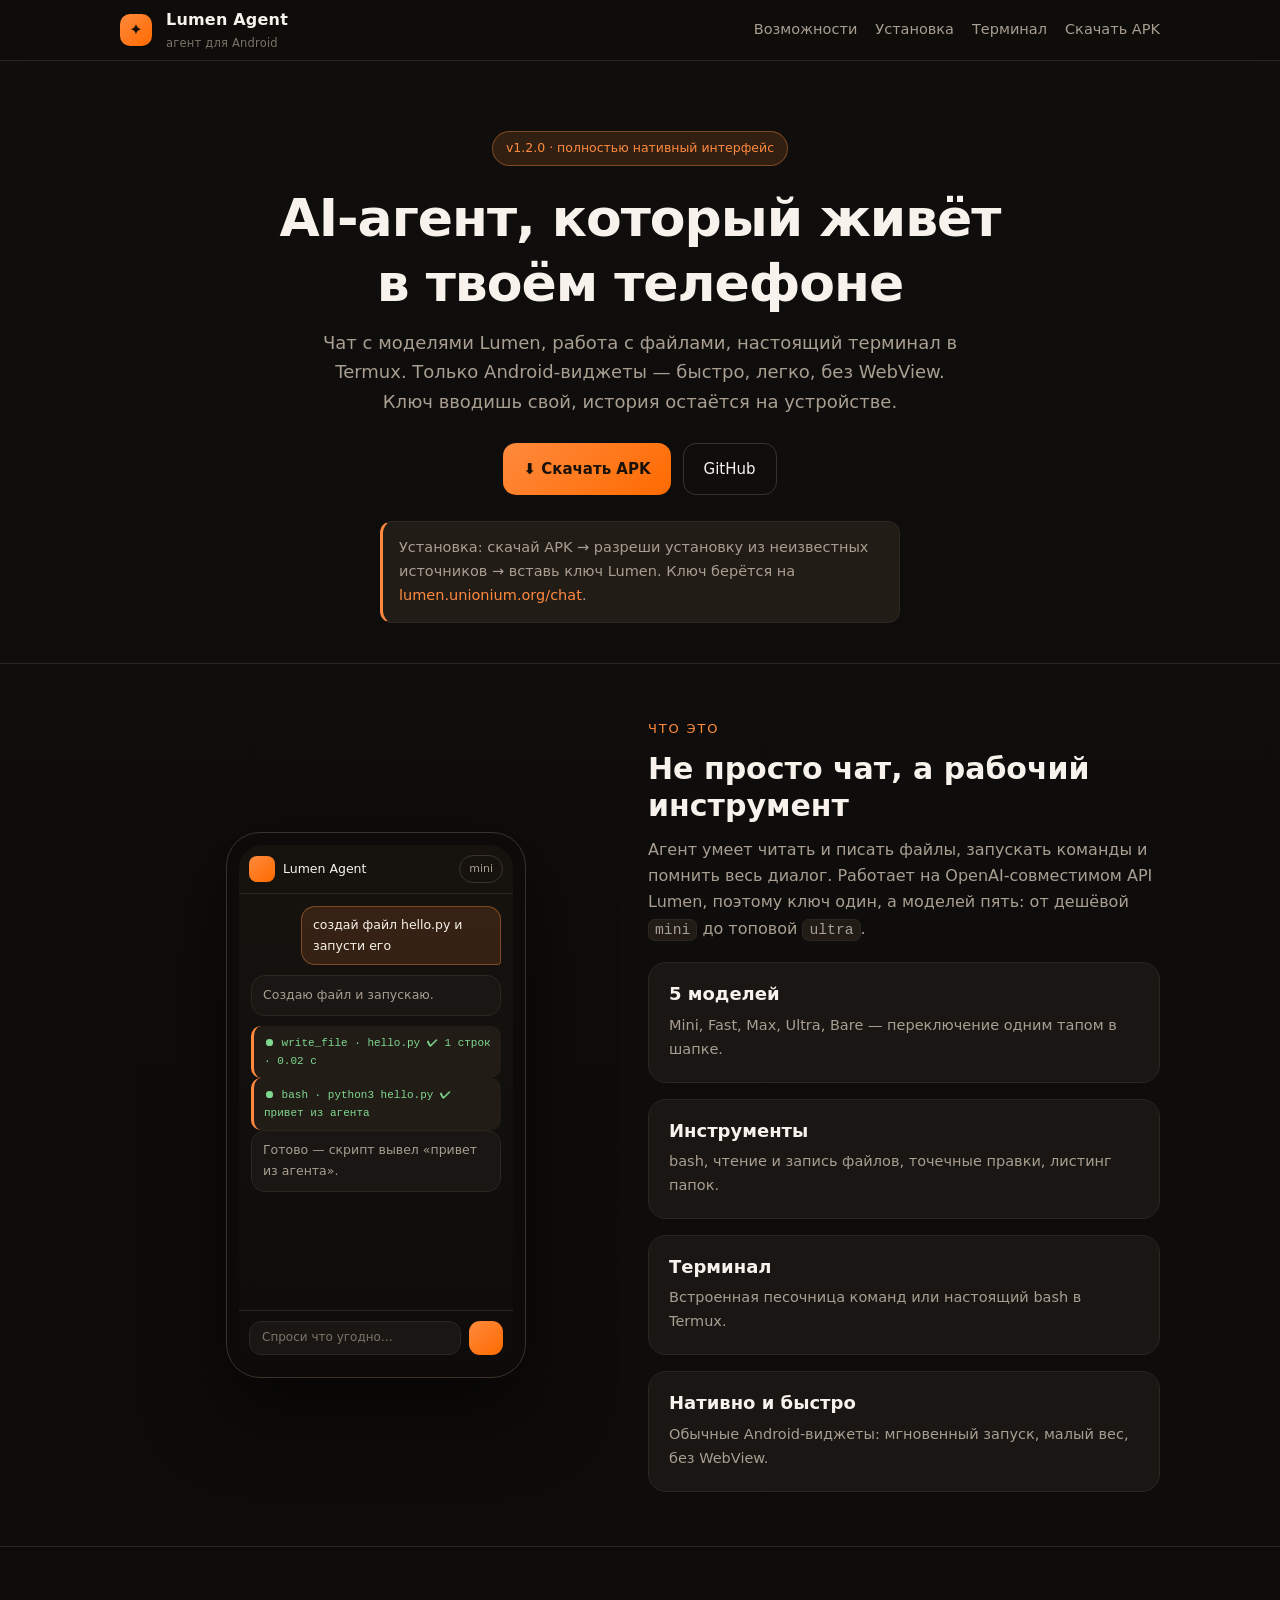
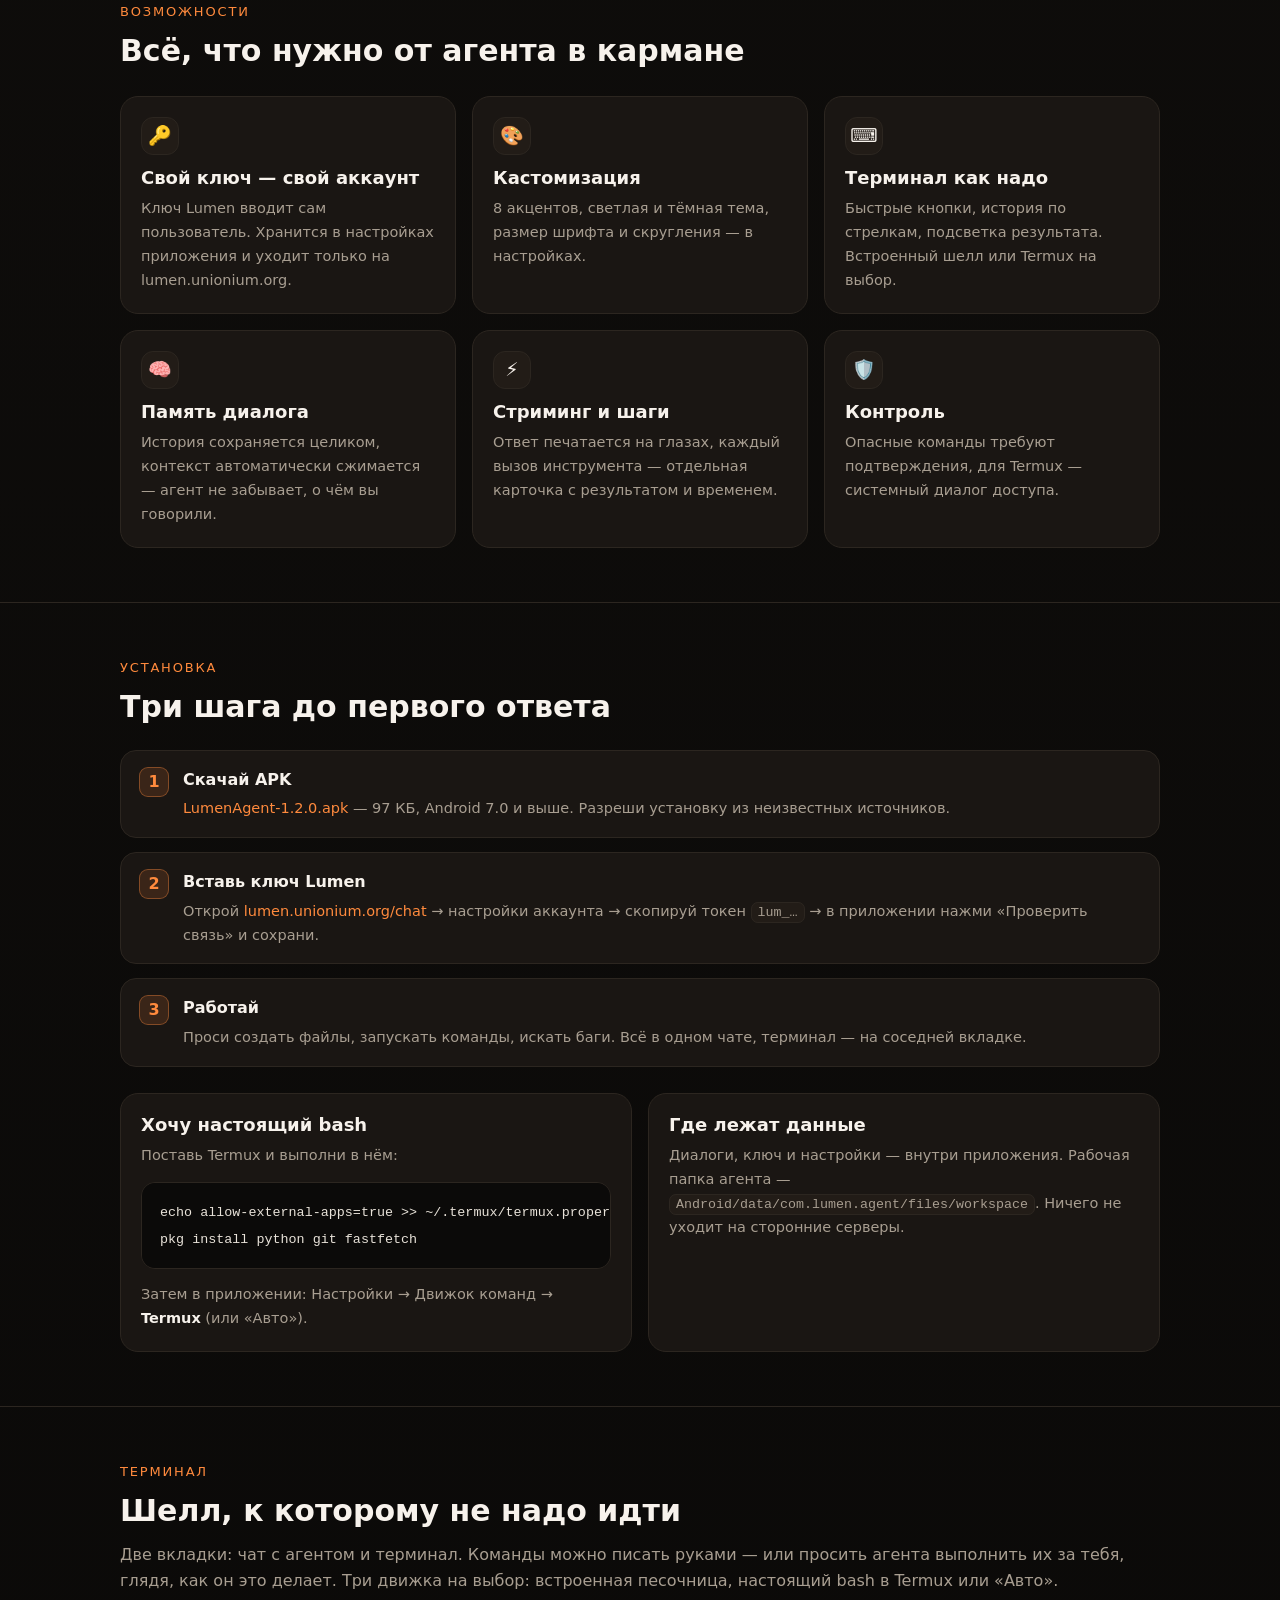
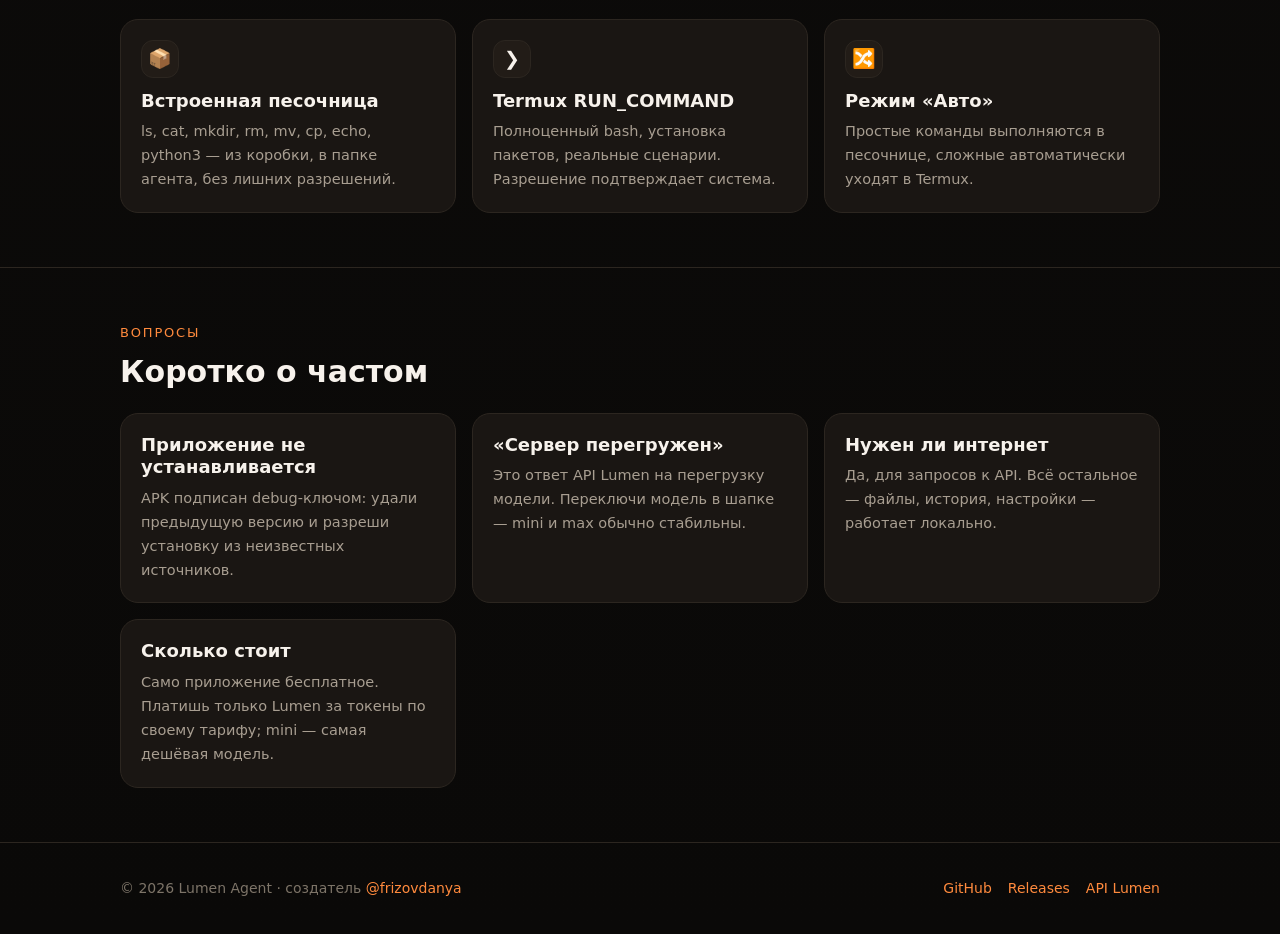
<file: docs/index.html>
<!DOCTYPE html>
<html lang="ru">
<head>
<meta charset="utf-8">
<meta name="viewport" content="width=device-width, initial-scale=1">
<title>Lumen Agent — нативный AI-агент для Android</title>
<meta name="description" content="AI-агент в кармане: чат с моделями Lumen, файлы, терминал, Termux. Полностью нативный интерфейс, бесплатный APK.">
<meta property="og:title" content="Lumen Agent — нативный AI-агент для Android">
<meta property="og:description" content="Чат с моделями Lumen, работа с файлами и настоящий терминал. Свой API-ключ, всё локально, без WebView.">
<link rel="stylesheet" href="styles.css">
</head>
<body>

<header class="site">
  <div class="wrap">
    <div class="logo">✦</div>
    <div class="bname">Lumen Agent<span>агент для Android</span></div>
    <nav class="top" id="nav">
      <a href="#features">Возможности</a>
      <a href="#install">Установка</a>
      <a href="#terminal">Терминал</a>
      <a href="https://github.com/frizovdanyash/agentlumenapi/releases">Скачать APK</a>
    </nav>
    <button class="burger" id="burger">Меню</button>
  </div>
</header>

<section class="hero">
  <div class="wrap">
    <div class="pill">v1.2.0 · полностью нативный интерфейс</div>
    <h1>AI-агент, который живёт<br>в твоём телефоне</h1>
    <p class="lead">Чат с моделями Lumen, работа с файлами, настоящий терминал в Termux.
      Только Android-виджеты — быстро, легко, без WebView. Ключ вводишь свой, история остаётся на устройстве.</p>
    <div class="cta">
      <a class="btn primary" href="https://github.com/frizovdanyash/agentlumenapi/releases/latest/download/LumenAgent-1.2.0.apk">⬇ Скачать APK</a>
      <a class="btn ghost" href="https://github.com/frizovdanyash/agentlumenapi">GitHub</a>
    </div>
    <p class="note" style="max-width:520px;margin:26px auto 0;text-align:left">
      Установка: скачай APK → разреши установку из неизвестных источников → вставь ключ Lumen.
      Ключ берётся на <a href="https://lumen.unionium.org/chat">lumen.unionium.org/chat</a>.
    </p>
  </div>
</section>

<section>
  <div class="wrap grid g2" style="align-items:center">
    <div class="phone">
      <div class="screen">
        <div class="phead"><div class="dot"></div><div style="font-size:12.5px">Lumen Agent</div><div class="chip">mini</div></div>
        <div class="pbody">
          <div class="bub">создай файл hello.py и запусти его</div>
          <div class="ans">Создаю файл и запускаю.</div>
          <div class="tool">⏺ write_file · hello.py ✔ 1 строк · 0.02 с</div>
          <div class="tool">⏺ bash · python3 hello.py ✔ привет из агента</div>
          <div class="ans">Готово — скрипт вывел «привет из агента».</div>
        </div>
        <div class="composer"><div class="inp">Спроси что угодно…</div><div class="send"></div></div>
      </div>
    </div>
    <div>
      <div class="kicker">Что это</div>
      <h2>Не просто чат, а рабочий инструмент</h2>
      <p>Агент умеет читать и писать файлы, запускать команды и помнить весь диалог. Работает на
        OpenAI-совместимом API Lumen, поэтому ключ один, а моделей пять: от дешёвой <code>mini</code> до топовой <code>ultra</code>.</p>
      <div class="grid g2" style="margin-top:20px">
        <div class="card"><h3>5 моделей</h3><p>Mini, Fast, Max, Ultra, Bare — переключение одним тапом в шапке.</p></div>
        <div class="card"><h3>Инструменты</h3><p>bash, чтение и запись файлов, точечные правки, листинг папок.</p></div>
        <div class="card"><h3>Терминал</h3><p>Встроенная песочница команд или настоящий bash в Termux.</p></div>
        <div class="card"><h3>Нативно и быстро</h3><p>Обычные Android-виджеты: мгновенный запуск, малый вес, без WebView.</p></div>
      </div>
    </div>
  </div>
</section>

<section id="features">
  <div class="wrap">
    <div class="kicker">Возможности</div>
    <h2>Всё, что нужно от агента в кармане</h2>
    <div class="grid g3" style="margin-top:26px">
      <div class="card"><div class="ico">🔑</div><h3>Свой ключ — свой аккаунт</h3>
        <p>Ключ Lumen вводит сам пользователь. Хранится в настройках приложения и уходит только на lumen.unionium.org.</p></div>
      <div class="card"><div class="ico">🎨</div><h3>Кастомизация</h3>
        <p>8 акцентов, светлая и тёмная тема, размер шрифта и скругления — в настройках.</p></div>
      <div class="card"><div class="ico">⌨️</div><h3>Терминал как надо</h3>
        <p>Быстрые кнопки, история по стрелкам, подсветка результата. Встроенный шелл или Termux на выбор.</p></div>
      <div class="card"><div class="ico">🧠</div><h3>Память диалога</h3>
        <p>История сохраняется целиком, контекст автоматически сжимается — агент не забывает, о чём вы говорили.</p></div>
      <div class="card"><div class="ico">⚡</div><h3>Стриминг и шаги</h3>
        <p>Ответ печатается на глазах, каждый вызов инструмента — отдельная карточка с результатом и временем.</p></div>
      <div class="card"><div class="ico">🛡️</div><h3>Контроль</h3>
        <p>Опасные команды требуют подтверждения, для Termux — системный диалог доступа.</p></div>
    </div>
  </div>
</section>

<section id="install">
  <div class="wrap">
    <div class="kicker">Установка</div>
    <h2>Три шага до первого ответа</h2>
    <div class="steps" style="margin-top:24px">
      <div class="step"><div class="n">1</div><div><b>Скачай APK</b>
        <p><a href="https://github.com/frizovdanyash/agentlumenapi/releases/latest/download/LumenAgent-1.2.0.apk">LumenAgent-1.2.0.apk</a> — 97 КБ, Android 7.0 и выше. Разреши установку из неизвестных источников.</p></div></div>
      <div class="step"><div class="n">2</div><div><b>Вставь ключ Lumen</b>
        <p>Открой <a href="https://lumen.unionium.org/chat">lumen.unionium.org/chat</a> → настройки аккаунта → скопируй токен <code>lum_…</code> →
          в приложении нажми «Проверить связь» и сохрани.</p></div></div>
      <div class="step"><div class="n">3</div><div><b>Работай</b>
        <p>Проси создать файлы, запускать команды, искать баги. Всё в одном чате, терминал — на соседней вкладке.</p></div></div>
    </div>
    <div class="grid g2" style="margin-top:26px">
      <div class="card"><h3>Хочу настоящий bash</h3>
        <p>Поставь Termux и выполни в нём:</p>
        <pre><code>echo allow-external-apps=true &gt;&gt; ~/.termux/termux.properties
pkg install python git fastfetch</code></pre>
        <p>Затем в приложении: Настройки → Движок команд → <strong>Termux</strong> (или «Авто»).</p></div>
      <div class="card"><h3>Где лежат данные</h3>
        <p>Диалоги, ключ и настройки — внутри приложения. Рабочая папка агента —
          <code>Android/data/com.lumen.agent/files/workspace</code>. Ничего не уходит на сторонние серверы.</p></div>
    </div>
  </div>
</section>

<section id="terminal">
  <div class="wrap">
    <div class="kicker">Терминал</div>
    <h2>Шелл, к которому не надо идти</h2>
    <p>Две вкладки: чат с агентом и терминал. Команды можно писать руками — или просить агента выполнить их за тебя,
      глядя, как он это делает. Три движка на выбор: встроенная песочница, настоящий bash в Termux или «Авто».</p>
    <div class="grid g3" style="margin-top:24px">
      <div class="card"><div class="ico">📦</div><h3>Встроенная песочница</h3>
        <p>ls, cat, mkdir, rm, mv, cp, echo, python3 — из коробки, в папке агента, без лишних разрешений.</p></div>
      <div class="card"><div class="ico">❯</div><h3>Termux RUN_COMMAND</h3>
        <p>Полноценный bash, установка пакетов, реальные сценарии. Разрешение подтверждает система.</p></div>
      <div class="card"><div class="ico">🔀</div><h3>Режим «Авто»</h3>
        <p>Простые команды выполняются в песочнице, сложные автоматически уходят в Termux.</p></div>
    </div>
  </div>
</section>

<section>
  <div class="wrap">
    <div class="kicker">Вопросы</div>
    <h2>Коротко о частом</h2>
    <div class="grid g2" style="margin-top:22px">
      <div class="card"><h3>Приложение не устанавливается</h3><p>APK подписан debug-ключом: удали предыдущую версию и разреши установку из неизвестных источников.</p></div>
      <div class="card"><h3>«Сервер перегружен»</h3><p>Это ответ API Lumen на перегрузку модели. Переключи модель в шапке — mini и max обычно стабильны.</p></div>
      <div class="card"><h3>Нужен ли интернет</h3><p>Да, для запросов к API. Всё остальное — файлы, история, настройки — работает локально.</p></div>
      <div class="card"><h3>Сколько стоит</h3><p>Само приложение бесплатное. Платишь только Lumen за токены по своему тарифу; mini — самая дешёвая модель.</p></div>
    </div>
  </div>
</section>

<footer>
  <div class="wrap row">
    <div>© 2026 Lumen Agent · создатель <a href="https://t.me/frizovdanya">@frizovdanya</a></div>
    <div style="margin-left:auto;display:flex;gap:16px;flex-wrap:wrap">
      <a href="https://github.com/frizovdanyash/agentlumenapi">GitHub</a>
      <a href="https://github.com/frizovdanyash/agentlumenapi/releases">Releases</a>
      <a href="https://lumen.unionium.org/docs">API Lumen</a>
    </div>
  </div>
</footer>

<script src="site.js"></script>
</body>
</html>
</file>
<file: docs/styles.css>
:root{
  --a:#ff8a3d; --a2:#ff6a00; --a-soft:rgba(255,138,61,.14); --a-line:rgba(255,138,61,.38);
  --bg:#0f0d0b; --bg2:#141210; --card:#1a1613; --card2:#221c17;
  --line:#2c2620; --line2:#3a322a;
  --text:#f7f2ec; --muted:#a89e91; --muted2:#7d7468;
  --ok:#7fd88f; --info:#7cc7ff;
  --mono:ui-monospace,SFMono-Regular,Menlo,Consolas,"Liberation Mono",monospace;
  --r:18px;
}
*{box-sizing:border-box}
html{scroll-behavior:smooth}
body{
  margin:0;background:radial-gradient(1200px 600px at 50% -10%,#2b1a0d 0%,transparent 60%),linear-gradient(180deg,#100e0c,#0a0908);
  color:var(--text);font:16px/1.65 -apple-system,system-ui,"Segoe UI",Roboto,sans-serif;
}
a{color:var(--a);text-decoration:none}
a:hover{text-decoration:underline}
.wrap{max-width:1080px;margin:0 auto;padding:0 20px}
code{font-family:var(--mono);font-size:.92em;background:var(--card2);border:1px solid var(--line);padding:2px 6px;border-radius:7px}
pre{background:#0b0a09;border:1px solid var(--line);border-radius:14px;padding:16px 18px;overflow:auto;margin:14px 0;position:relative}
pre code{background:none;border:0;padding:0;font-size:13.4px;line-height:1.6;color:#e8e2d9}
h1,h2,h3{line-height:1.25;margin:0 0 12px}
h1{font-size:clamp(30px,6vw,52px);letter-spacing:-.02em}
h2{font-size:clamp(22px,3.4vw,30px);margin-top:0}
h3{font-size:18px}
p{color:var(--muted);margin:0 0 14px}
strong{color:var(--text)}
header.site{position:sticky;top:0;z-index:30;background:rgba(15,13,11,.86);backdrop-filter:blur(12px);border-bottom:1px solid var(--line)}
header.site .wrap{display:flex;align-items:center;gap:14px;height:60px}
.logo{width:32px;height:32px;border-radius:10px;background:linear-gradient(140deg,var(--a),var(--a2));display:grid;place-items:center;font-weight:800;color:#1a1208}
.bname{font-weight:700;letter-spacing:.2px}
.bname span{display:block;font-size:11.5px;color:var(--muted2);font-weight:400}
nav.top{display:flex;gap:18px;margin-left:auto;font-size:14.5px}
nav.top a{color:var(--muted)}
nav.top a:hover{color:var(--text);text-decoration:none}
.burger{display:none;margin-left:auto;background:var(--card);border:1px solid var(--line);border-radius:10px;padding:8px 11px;cursor:pointer}
.hero{padding:70px 0 40px;text-align:center}
.pill{display:inline-flex;align-items:center;gap:8px;padding:6px 13px;border-radius:999px;border:1px solid var(--a-line);
  background:var(--a-soft);color:var(--a);font-size:12.5px;margin-bottom:20px}
.hero p.lead{font-size:18px;max-width:640px;margin:0 auto 26px;color:var(--muted)}
.cta{display:flex;gap:12px;justify-content:center;flex-wrap:wrap}
.btn{display:inline-flex;align-items:center;gap:9px;padding:13px 20px;border-radius:13px;border:1px solid var(--line2);
  background:var(--card);cursor:pointer;font-size:15px;color:var(--text)}
.btn:hover{text-decoration:none;transform:translateY(-1px)}
.btn.primary{background:linear-gradient(140deg,var(--a),var(--a2));border:0;color:#1a1208;font-weight:650}
.btn.ghost{background:transparent}
.grid{display:grid;gap:16px}
.g3{grid-template-columns:repeat(auto-fit,minmax(260px,1fr))}
.g2{grid-template-columns:repeat(auto-fit,minmax(320px,1fr))}
.g4{grid-template-columns:repeat(auto-fit,minmax(190px,1fr))}
.card{background:var(--card);border:1px solid var(--line);border-radius:var(--r);padding:20px}
.card h3{margin-bottom:8px}
.card p{margin:0;font-size:14.5px}
.card .ico{width:38px;height:38px;border-radius:12px;background:var(--card2);border:1px solid var(--line);display:grid;place-items:center;font-size:19px;margin-bottom:12px}
section{padding:54px 0;border-top:1px solid var(--line)}
section:first-of-type{border-top:0}
.kicker{color:var(--a);font-size:13px;letter-spacing:.14em;text-transform:uppercase;margin-bottom:10px}
.steps{counter-reset:s;display:grid;gap:14px}
.step{display:flex;gap:14px;background:var(--card);border:1px solid var(--line);border-radius:16px;padding:16px 18px}
.step .n{width:30px;height:30px;border-radius:9px;background:var(--a-soft);border:1px solid var(--a-line);color:var(--a);
  display:grid;place-items:center;font-weight:700;flex:0 0 auto}
.step b{display:block;margin-bottom:4px}
.step p{margin:0;font-size:14.5px}
table{width:100%;border-collapse:collapse;font-size:14.5px;margin:16px 0}
th,td{border:1px solid var(--line);padding:10px 12px;text-align:left;vertical-align:top}
th{background:var(--card2);font-weight:600}
td code{font-size:12.8px}
.td-1{width:26%}
footer{border-top:1px solid var(--line);padding:34px 0;color:var(--muted2);font-size:14px}
footer .row{display:flex;gap:18px;flex-wrap:wrap;align-items:center}
.phone{width:300px;margin:0 auto;border:1px solid var(--line2);border-radius:34px;background:#0c0b0a;padding:12px;
  box-shadow:0 30px 80px rgba(0,0,0,.6)}
.phone .screen{background:linear-gradient(180deg,#16130f,#0d0c0a);border-radius:24px;overflow:hidden;height:520px;display:flex;flex-direction:column}
.phone .phead{display:flex;align-items:center;gap:8px;padding:10px;border-bottom:1px solid var(--line)}
.phone .dot{width:26px;height:26px;border-radius:8px;background:linear-gradient(140deg,var(--a),var(--a2))}
.phone .chip{margin-left:auto;font-size:11px;padding:4px 9px;border-radius:999px;border:1px solid var(--line2);color:var(--muted)}
.phone .pbody{flex:1;padding:12px;font-size:12.5px;color:var(--muted);overflow:hidden}
.phone .bub{background:var(--a-soft);border:1px solid var(--a-line);border-radius:14px 14px 4px 14px;padding:8px 11px;color:var(--text);margin:0 0 10px auto;max-width:80%;width:fit-content}
.phone .ans{background:var(--card);border:1px solid var(--line);border-radius:14px;padding:9px 11px;margin-bottom:10px}
.phone .tool{border-left:3px solid var(--a);background:var(--card2);border-radius:10px;padding:8px 10px;font-family:var(--mono);font-size:11px;color:var(--ok)}
.phone .composer{margin-top:auto;border-top:1px solid var(--line);padding:10px;display:flex;gap:8px;align-items:center}
.phone .inp{flex:1;height:34px;border-radius:12px;background:var(--card);border:1px solid var(--line);color:var(--muted2);font-size:12px;display:flex;align-items:center;padding:0 12px}
.phone .send{width:34px;height:34px;border-radius:11px;background:linear-gradient(140deg,var(--a),var(--a2))}
.badge{display:inline-block;font-size:11.5px;padding:3px 9px;border-radius:999px;border:1px solid var(--line2);color:var(--muted2);margin-left:8px}
.note{background:var(--card2);border:1px solid var(--line);border-left:3px solid var(--a);border-radius:12px;padding:14px 16px;font-size:14.5px;color:var(--muted)}
.toc{position:sticky;top:76px;align-self:start;font-size:14.5px}
.toc a{display:block;color:var(--muted);padding:5px 0}
.toc a:hover{color:var(--text);text-decoration:none}
.docs-grid{display:grid;grid-template-columns:220px 1fr;gap:34px;align-items:start}
.copy{position:absolute;top:10px;right:10px;font-size:11.5px;padding:5px 9px;border-radius:8px;background:var(--card2);
  border:1px solid var(--line2);color:var(--muted);cursor:pointer}
.copy:hover{color:var(--text)}
.anchor{scroll-margin-top:80px}
@media (max-width:880px){
  nav.top{display:none}
  nav.top.open{display:flex;position:absolute;top:60px;left:0;right:0;background:var(--bg2);border-bottom:1px solid var(--line);
    flex-direction:column;padding:14px 20px;gap:12px}
  .burger{display:block}
  .docs-grid{grid-template-columns:1fr}
  .toc{position:static;border:1px solid var(--line);border-radius:14px;padding:14px;margin-bottom:20px;background:var(--card)}
}
</file>
